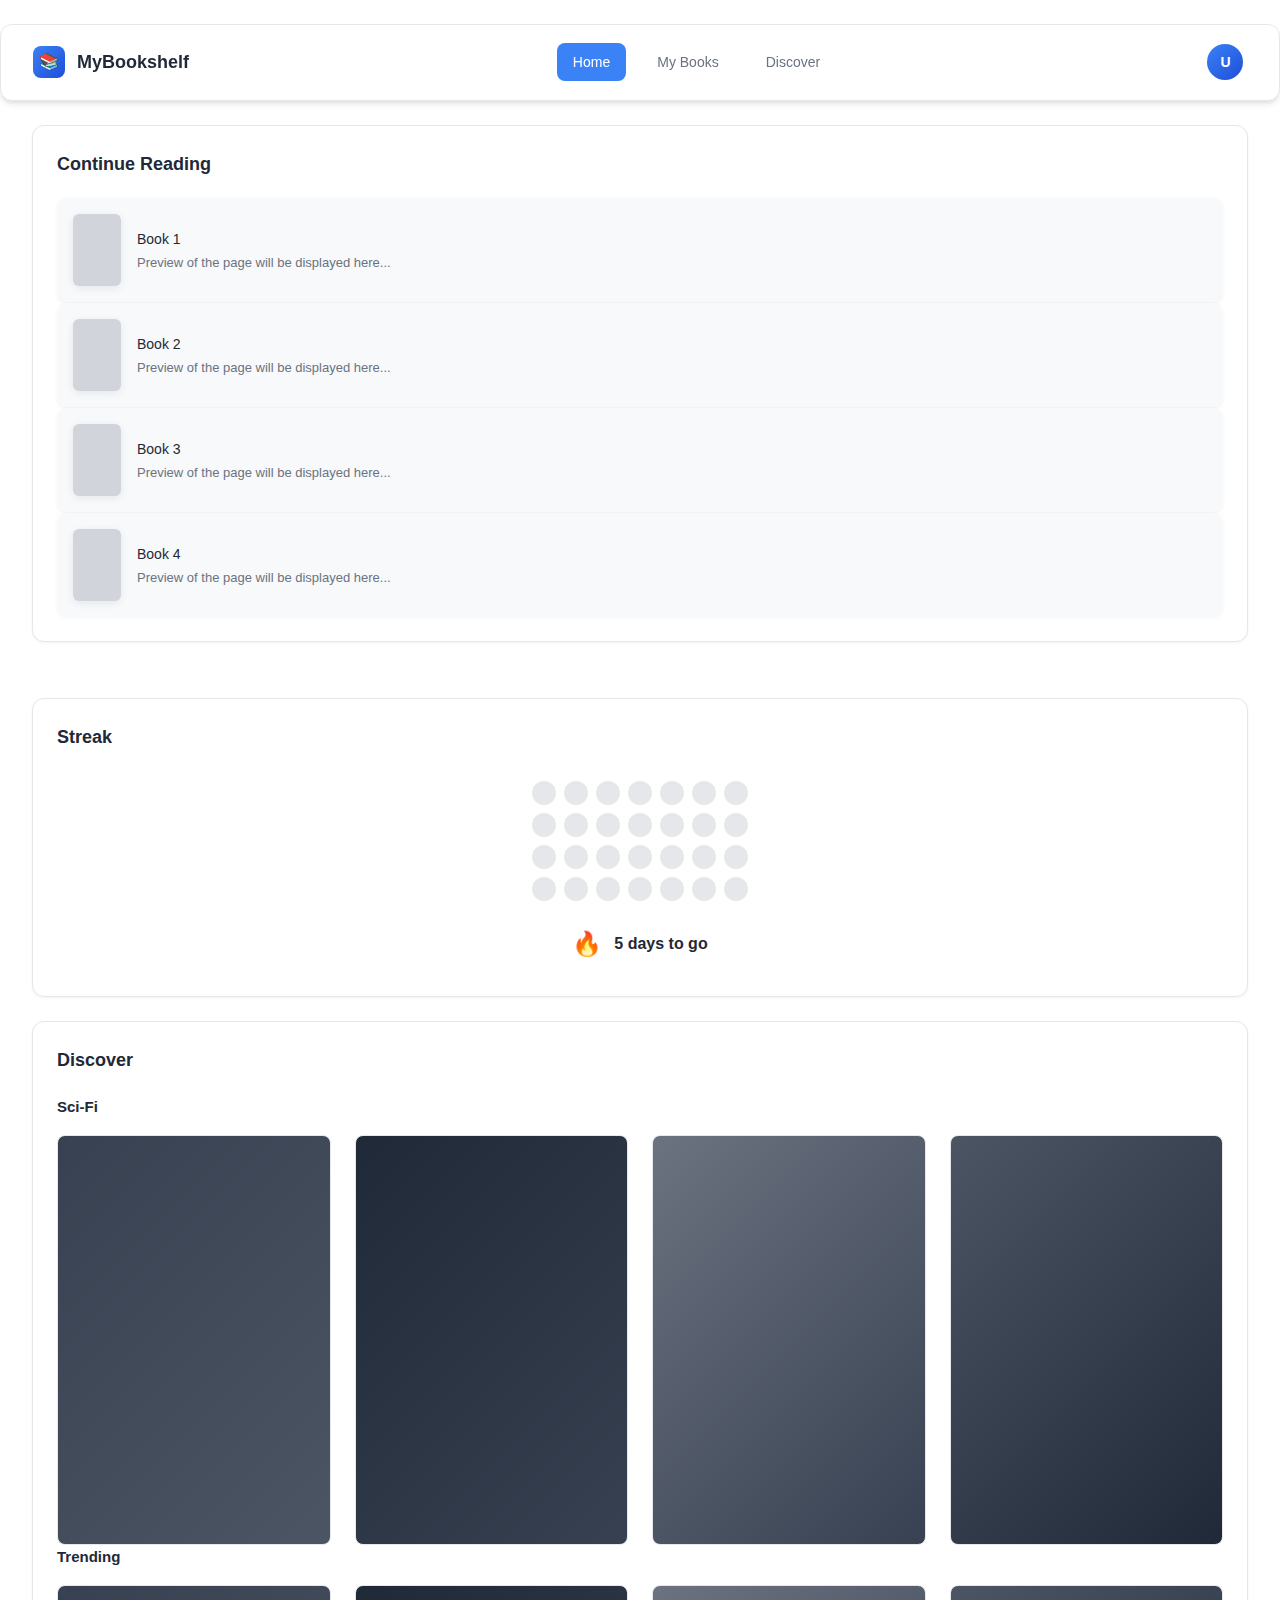
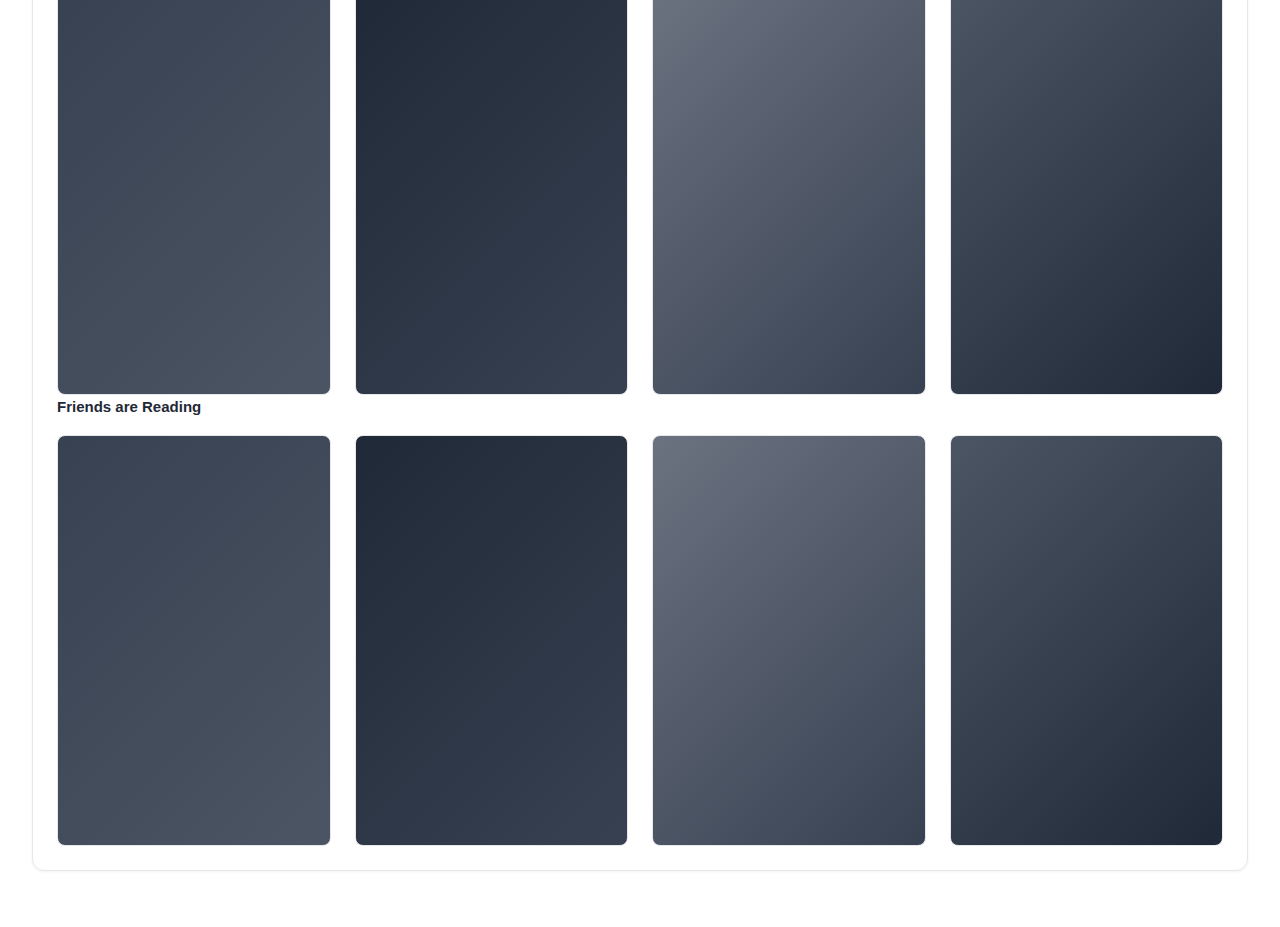
<file: index.html>
<!DOCTYPE html>
<html lang="en">
<head>
    <meta charset="UTF-8">
    <meta name="viewport" content="width=device-width, initial-scale=1.0">
    <title>MyBookshelf - Track Your Reading Journey</title>
    <link rel="stylesheet" href="styles.css">
</head>
<body>
    <!-- Header -->
    <header class="header">
        <div class="header-container container">
            <div class="logo">
                <div class="logo-icon">📚</div>
                <span>MyBookshelf</span>
            </div>
            
            <nav class="nav">
                <a href="#" class="nav-link active">Home</a>
                <a href="#" class="nav-link">My Books</a>
                <a href="#" class="nav-link">Discover</a>
            </nav>

            <a href="profile.html" class="user-profile">U</a>

        </div>
    </header>

    <!-- Main Content -->
    <main class="main-content container">
        <!-- Left Section -->
        <div class="left-section">
            <!-- Continue Reading -->
            <section class="section">
                <h2 class="section-title">Continue Reading</h2>
                
                <div class="book-item">
                    <div class="book-icon"></div>
                    <div class="book-info">
                        <h4>Book 1</h4>
                        <p class="book-preview">Preview of the page will be displayed here...</p>
                    </div>
                </div>
                
                <div class="book-item">
                    <div class="book-icon"></div>
                    <div class="book-info">
                        <h4>Book 2</h4>
                        <p class="book-preview">Preview of the page will be displayed here...</p>
                    </div>
                </div>
                
                <div class="book-item">
                    <div class="book-icon"></div>
                    <div class="book-info">
                        <h4>Book 3</h4>
                        <p class="book-preview">Preview of the page will be displayed here...</p>
                    </div>
                </div>
                
                <div class="book-item">
                    <div class="book-icon"></div>
                    <div class="book-info">
                        <h4>Book 4</h4>
                        <p class="book-preview">Preview of the page will be displayed here...</p>
                    </div>
                </div>
            </section>

            <!-- Streak -->
            <section class="section">
                <h2 class="section-title">Streak</h2>
                <div class="streak-container">
                    <div class="streak-grid">
                        <div class="streak-dot"></div>
                        <div class="streak-dot"></div>
                        <div class="streak-dot"></div>
                        <div class="streak-dot"></div>
                        <div class="streak-dot"></div>
                        <div class="streak-dot"></div>
                        <div class="streak-dot"></div>
                        <div class="streak-dot"></div>
                        <div class="streak-dot"></div>
                        <div class="streak-dot"></div>
                        <div class="streak-dot"></div>
                        <div class="streak-dot"></div>
                        <div class="streak-dot"></div>
                        <div class="streak-dot"></div>
                        <div class="streak-dot"></div>
                        <div class="streak-dot"></div>
                        <div class="streak-dot"></div>
                        <div class="streak-dot"></div>
                        <div class="streak-dot"></div>
                        <div class="streak-dot"></div>
                        <div class="streak-dot"></div>
                        <div class="streak-dot"></div>
                        <div class="streak-dot"></div>
                        <div class="streak-dot"></div>
                        <div class="streak-dot"></div>
                        <div class="streak-dot incomplete"></div>
                        <div class="streak-dot incomplete"></div>
                        <div class="streak-dot incomplete"></div>
                    </div>
                    <div class="streak-info">
                        <span class="fire-icon">🔥</span>
                        <span>5 days to go</span>
                    </div>
                </div>
            </section>
        </div>

        <!-- Right Section -->
        <div class="right-section">
            <section class="section">
                <h2 class="section-title">Discover</h2>
                
                <!-- Sci-Fi -->
                <div>
                    <h3 class="category-title">Sci-Fi</h3>
                    <div class="book-grid">
                        <div class="book-cover"></div>
                        <div class="book-cover"></div>
                        <div class="book-cover"></div>
                        <div class="book-cover"></div>
                    </div>
                </div>

                <!-- Trending -->
                <div>
                    <h3 class="category-title">Trending</h3>
                    <div class="book-grid">
                        <div class="book-cover"></div>
                        <div class="book-cover"></div>
                        <div class="book-cover"></div>
                        <div class="book-cover"></div>
                    </div>
                </div>

                <!-- Friends are Reading -->
                <div>
                    <h3 class="category-title">Friends are Reading</h3>
                    <div class="book-grid">
                        <div class="book-cover"></div>
                        <div class="book-cover"></div>
                        <div class="book-cover"></div>
                        <div class="book-cover"></div>
                    </div>
                </div>
            </section>
        </div>
    </main>
</body>
</html>
</file>
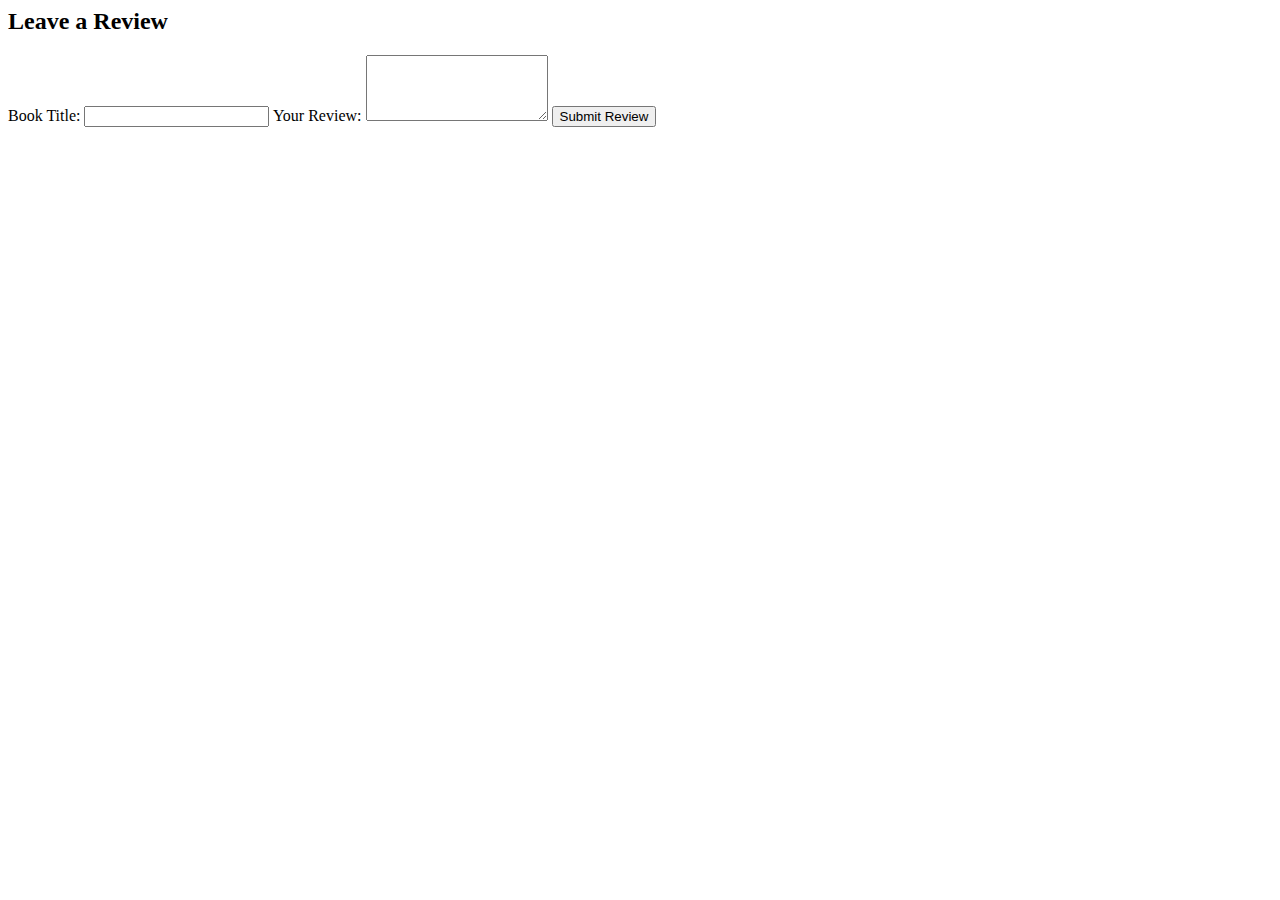
<file: book_preview.html>
<!-- Review Form -->
<section id="review-section">
  <h2>Leave a Review</h2>
  <form id="review-form">
    <label for="book-title">Book Title:</label>
    <input type="text" id="book-title" required>

    <label for="review-text">Your Review:</label>
    <textarea id="review-text" rows="4" required></textarea>

    <button type="submit">Submit Review</button>
  </form>
</section>

<!-- Add this at the end of the <body> tag -->
<script src="scripts.js"></script>
</file>
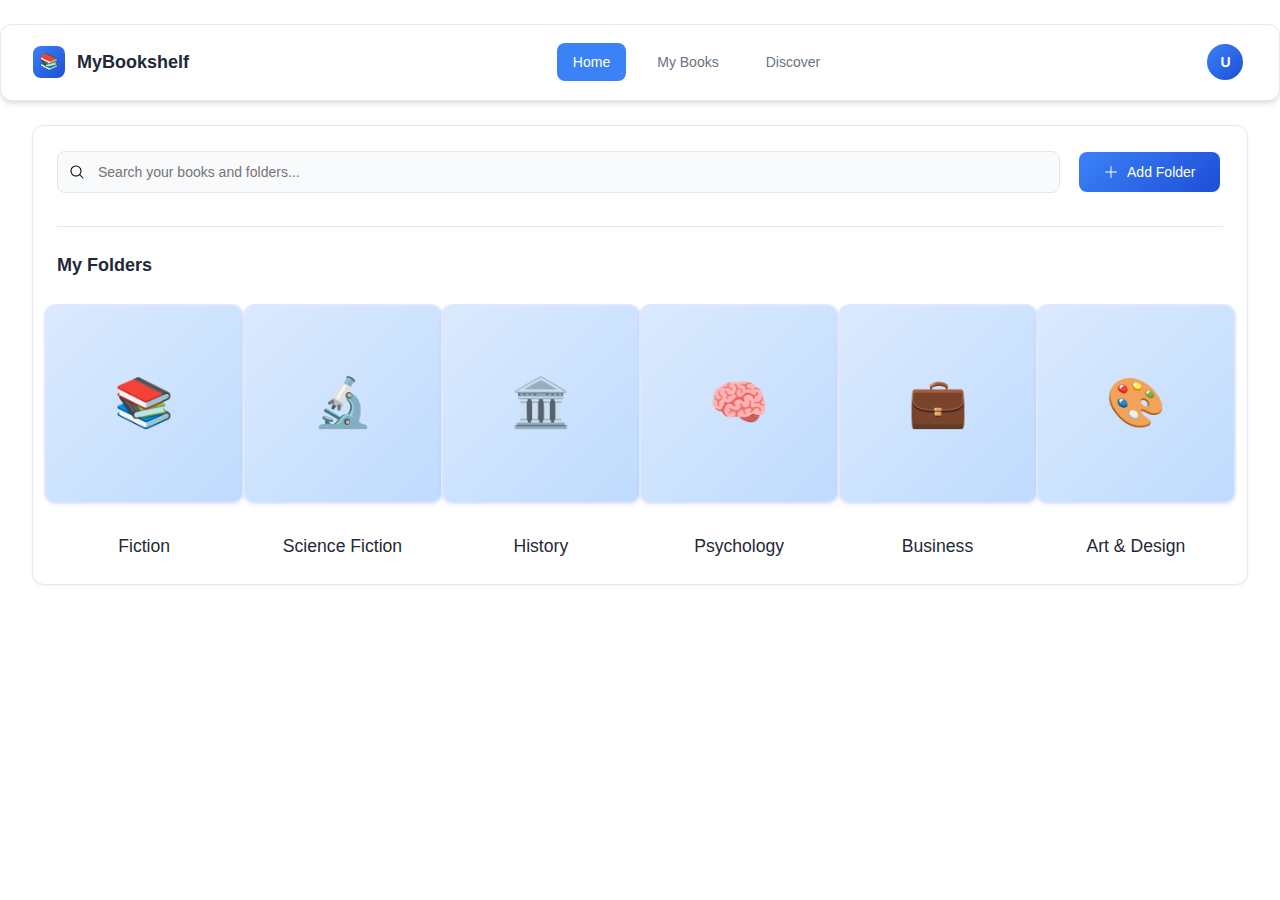
<file: my_books.html>
<!DOCTYPE html>
<html lang="en">
<head>
    <meta charset="UTF-8">
    <meta name="viewport" content="width=device-width, initial-scale=1.0">
    <title>MyBookshelf - My Books</title>
    <link rel="stylesheet" href="styles.css">
</head>
<body>
    <!-- Header -->
    <header class="header">
        <div class="header-container container">
            <div class="logo">
                <div class="logo-icon">📚</div>
                <span>MyBookshelf</span>
            </div>
            
            <div class="menu-toggle" id="menu-toggle">☰</div>
            <nav class="nav" id="nav-menu">
            <a href="index.html" class="nav-link active">Home</a>
            <a href="my_books.html" class="nav-link">My Books</a>
            <a href="discover.html" class="nav-link">Discover</a>
            </nav>

            <a href="profile.html" class="user-profile">U</a>

        </div>
    </header>

    <!-- Main Content -->
    <main class="main-content container">
        <!-- Search Section -->
        <section class="search-section">
            <div class="search-container">
                <div class="search-bar">
                    <img src="images/magnifying-glass.svg" alt="Search" class="search-icon">
                    <input type="text" class="search-input" placeholder="Search your books and folders...">
                </div>
                <button class="add-folder-btn">
                    <img src="images/plus.svg" alt="Add" class="add-icon">
                    <span>Add Folder</span>
                </button>
            </div>
            
            <!-- Folders Section -->
            <div class="folders-section">
                <h2 class="folders-title">My Folders</h2>
                <div class="folders-grid">
                    <div class="folder-item">
                        <div class="folder-icon">📚</div>
                        <div class="folder-title">Fiction</div>
                    </div>
                    <div class="folder-item">
                        <div class="folder-icon">🔬</div>
                        <div class="folder-title">Science Fiction</div>
                    </div>
                    <div class="folder-item">
                        <div class="folder-icon">🏛️</div>
                        <div class="folder-title">History</div>
                    </div>
                    <div class="folder-item">
                        <div class="folder-icon">🧠</div>
                        <div class="folder-title">Psychology</div>
                    </div>
                    <div class="folder-item">
                        <div class="folder-icon">💼</div>
                        <div class="folder-title">Business</div>
                    </div>
                    <div class="folder-item">
                        <div class="folder-icon">🎨</div>
                        <div class="folder-title">Art & Design</div>
                    </div>
                </div>
            </div>
        </section>
    </main>
<script src="scripts.js"></script>
</body>
</html>
</file>
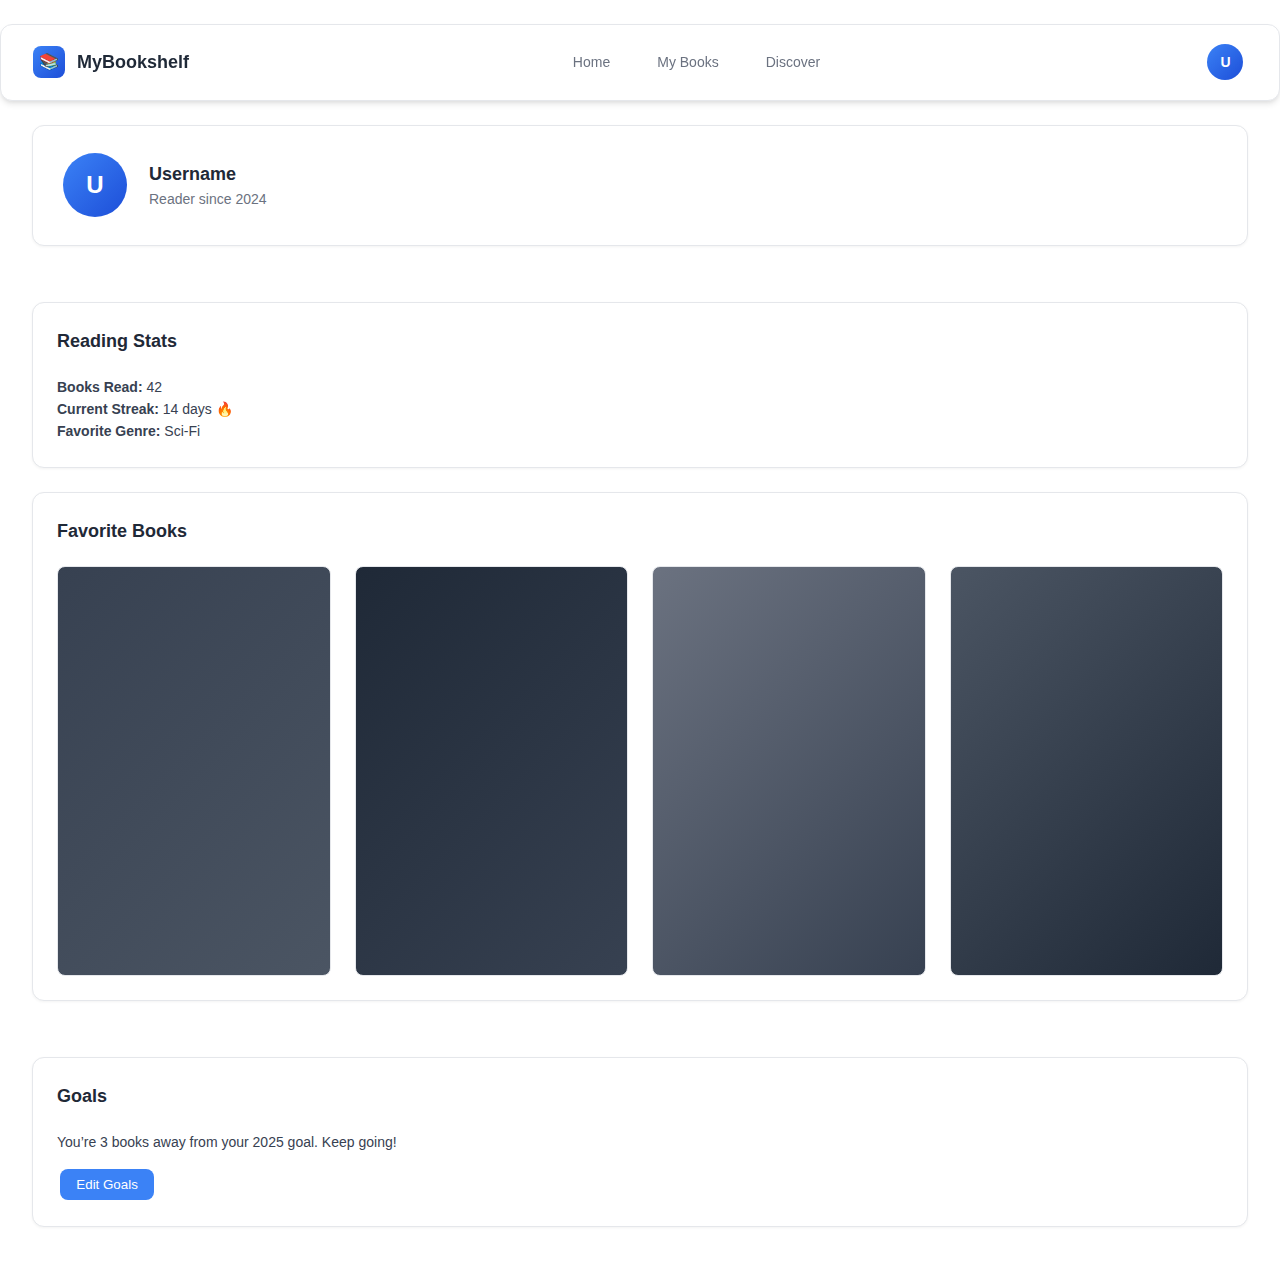
<file: profile.html>
<!DOCTYPE html>
<html lang="en">
<head>
  <meta charset="UTF-8" />
  <meta name="viewport" content="width=device-width, initial-scale=1.0"/>
  <title>MyBookshelf - Profile</title>
  <link rel="stylesheet" href="styles.css" />
</head>
<body>
  <!-- Header -->
  <header class="header">
    <div class="header-container container">
      <div class="logo">
        <div class="logo-icon">📚</div>
        <span>MyBookshelf</span>
      </div>
      <nav class="nav">
        <a href="index.html" class="nav-link">Home</a>
        <a href="#" class="nav-link">My Books</a>
        <a href="#" class="nav-link">Discover</a>
      </nav>
      <a href="profile.html" class="user-profile">U</a>
    </div>
  </header>

  <!-- Main Content -->
  <main class="main-content container">
    <div class="left-section">
      <section class="section">
        <div style="display: flex; align-items: center; gap: 1rem;">
          <div class="user-profile" style="width: 64px; height: 64px; font-size: 1.5rem;">U</div>
          <div>
            <h2 class="section-title" style="margin-bottom: 0;">Username</h2>
            <p style="color: #6b7280; font-size: 0.875rem;">Reader since 2024</p>
          </div>
        </div>
      </section>

      <section class="section">
        <h2 class="section-title">Reading Stats</h2>
        <ul style="list-style: none; padding: 0; font-size: 0.875rem; color: #374151;">
          <li><strong>Books Read:</strong> 42</li>
          <li><strong>Current Streak:</strong> 14 days 🔥</li>
          <li><strong>Favorite Genre:</strong> Sci-Fi</li>
        </ul>
      </section>
    </div>

    <div class="right-section">
      <section class="section">
        <h2 class="section-title">Favorite Books</h2>
        <div class="book-grid">
          <div class="book-cover"></div>
          <div class="book-cover"></div>
          <div class="book-cover"></div>
          <div class="book-cover"></div>
        </div>
      </section>

      <section class="section">
        <h2 class="section-title">Goals</h2>
        <p style="font-size: 0.875rem; color: #374151;">You’re 3 books away from your 2025 goal. Keep going!</p>
        <button style="margin-top: 1rem; background-color: #3b82f6; color: white; padding: 0.5rem 1rem; border: none; border-radius: 8px; font-weight: 500; cursor: pointer;">Edit Goals</button>
      </section>
    </div>
  </main>
</body>
</html>
</file>
<file: styles.css>
* {
    margin: 0;
    padding: 0;
    box-sizing: border-box;
}

body {
    font-family: -apple-system, BlinkMacSystemFont, 'Segoe UI', Roboto, 'Helvetica Neue', Arial, sans-serif;
    background-color: #ffffff;
    color: #1f2937;
    line-height: 1.6;
}

/* Header */
.header {
    background-color: transparent;
    padding: 1.5rem 0;
    position: sticky;
    top: 0;
    z-index: 100;
}

/* Shared container layout */
.header-container {
    display: flex;
    justify-content: space-between;
    align-items: center;
    background-color: #ffffff;
    border-radius: 12px;
    padding: 1rem 2rem;
    box-shadow: 0 4px 6px -1px rgba(0, 0, 0, 0.1), 0 2px 4px -1px rgba(0, 0, 0, 0.06);
    border: 1px solid #e5e7eb;
    margin: 0 auto;
    max-width: 100%;
}

.logo {
    display: flex;
    align-items: center;
    gap: 0.75rem;
    font-size: 1.125rem;
    font-weight: 600;
    color: #1f2937;
}

.logo-icon {
    width: 32px;
    height: 32px;
    background: linear-gradient(135deg, #3b82f6, #1d4ed8);
    border-radius: 8px;
    display: flex;
    align-items: center;
    justify-content: center;
    font-size: 1rem;
}

.nav {
    display: flex;
    gap: 0.5rem;
}

.nav-link {
    text-decoration: none;
    color: #6b7280;
    font-weight: 500;
    font-size: 0.875rem;
    padding: 0.5rem 1rem;
    border-radius: 8px;
    transition: all 0.2s ease;
}

.nav-link:hover {
    background-color: #f3f4f6;
    color: #1f2937;
}

.nav-link.active {
    background-color: #3b82f6;
    color: white;
}

.user-profile {
    width: 36px;
    height: 36px;
    background: linear-gradient(135deg, #3b82f6, #1d4ed8);
    border-radius: 50%;
    display: flex;
    align-items: center;
    justify-content: center;
    text-decoration: none;
    color: white;
    font-weight: 600;
    font-size: 0.875rem;
    cursor: pointer;
    transition: transform 0.2s ease;
}

.user-profile:hover {
    transform: scale(1.05);
}

/* Main Content */
.main-content {
    display: grid;
    grid-template-columns: 1fr 1fr;
    gap: 3rem;
    padding-bottom: 2rem;
}

.left-section, .right-section {
    display: flex;
    flex-direction: column;
    gap: 2rem;
}

/* Section Styles */
.section {
    background: #ffffff;
    border-radius: 12px;
    padding: 1.5rem;
    border: 1px solid #e5e7eb;
    box-shadow: 0 1px 3px rgba(0, 0, 0, 0.05);
}

.section-title {
    font-size: 1.125rem;
    font-weight: 600;
    color: #1f2937;
    margin-bottom: 1.25rem;
}

/* Continue Reading */
.book-item {
    display: flex;
    align-items: center;
    gap: 1rem;
    padding: 0.875rem 0;
    border-bottom: 1px solid #f3f4f6;
    transition: background-color 0.2s ease;
}

.book-item:last-child {
    border-bottom: none;
}

.book-item:hover {
    background-color: #e0e7ff;
    box-shadow: 0 2px 8px rgba(59,130,246,0.10);
}

.book-icon {
    width: 16px;
    height: 20px;
    background-color: #d1d5db;
    border-radius: 2px;
    flex-shrink: 0;
}

.book-info h4 {
    font-weight: 500;
    color: #1f2937;
    margin-bottom: 0.25rem;
    font-size: 0.875rem;
}

.book-preview {
    font-size: 0.8125rem;
    color: #6b7280;
    line-height: 1.4;
}

/* Streak Section */
.streak-container {
    display: flex;
    flex-direction: column;
    align-items: center;
    justify-content: center; /* Center vertically in parent */
    gap: 1.5rem; /* Make gap a bit larger */
    height: 100%; /* Take full height of parent section */
    min-height: 200px; /* Ensure enough height for vertical centering */
}

.streak-grid {
    display: grid;
    grid-template-columns: repeat(7, 1fr);
    gap: 0.5rem; /* Make gap larger */
    justify-items: center; /* Center dots horizontally in grid cell */
}

.streak-dot {
    width: 24px;
    height: 24px;
    border-radius: 50%;
    background-color: #e5e7eb;
    transition: transform 0.2s ease;
    cursor: pointer;
}

.streak-dot:hover {
    transform: scale(1.12);
}

.streak-dot.incomplete {
    background-color: #e5e7eb;
}

.streak-dot.selected {
    box-shadow: 0 0 0 3px #2563ebcc;
    border: 2px solid #2563eb;
    opacity: 1 !important;
}
.streak-dot.marked {
    background-color: #3b82f6;
    opacity: 1 !important;
}

.streak-info {
    display: flex;
    align-items: center;
    gap: 0.75rem;
    font-weight: 600;
    color: #1f2937;
    font-size: 1rem;
    justify-content: center;
}

.fire-icon {
    color: #f59e0b;
    font-size: 1.5rem;
    display: flex;
    align-items: center;
    justify-content: center;
}

/* Book Grid */
.book-grid {
    display: flex;
    flex-wrap: wrap;
    justify-content: space-between;
    gap: 0; /* Remove fixed gap, spacing is handled by space-between */
}
.book-grid > div {
    flex: 0 1 18%; /* 5 per row, with some space for margins */
    max-width: 18%;
    box-sizing: border-box;
    margin-bottom: 1.5rem;
    display: flex;
    flex-direction: column;
    align-items: stretch;
}
.book-cover {
    width: 100%;
    aspect-ratio: 2/3;
    height: auto;
}

/* Add spacing between Discover categories/sections */
.discover-row {
    display: flex;
    flex-direction: column;
    gap: 2.5rem; /* Space between genre sections */
    width: 100%;
}

.discover-row .section {
    margin-bottom: 0;
    /* Remove extra margin if any, spacing is handled by gap */
}

/* Row below book cover for title and Save button */
.book-meta-row {
    display: flex;
    align-items: center;
    justify-content: space-between;
    margin-top: 0.5rem;
    width: 100%;
}

.book-cover {
    aspect-ratio: 2/3;
    background-color: #374151;
    border-radius: 8px;
    cursor: pointer;
    transition: transform 0.2s ease, box-shadow 0.2s ease;
    border: 1px solid #e5e7eb;
}

.book-cover:hover {
    transform: translateY(-2px);
    box-shadow: 0 4px 12px rgba(0, 0, 0, 0.1);
}

.book-cover:nth-child(1) {
    background: linear-gradient(135deg, #374151, #4b5563);
}

.book-cover:nth-child(2) {
    background: linear-gradient(135deg, #1f2937, #374151);
}

.book-cover:nth-child(3) {
    background: linear-gradient(135deg, #6b7280, #374151);
}

.book-cover:nth-child(4) {
    background: linear-gradient(135deg, #4b5563, #1f2937);
}

.category-title {
    font-size: 0.9375rem;
    font-weight: 600;
    color: #1f2937;
    margin-bottom: 1rem;
}

/* Responsive Design */
@media (max-width: 768px) {
    .header {
        padding: 1rem 0;
    }

    .header-container {
        padding: 1rem;
        flex-wrap: wrap;
        gap: 1rem;
        margin: 0 1rem;
    }

    .nav {
        order: 3;
        width: 100%;
        justify-content: center;
        gap: 0.5rem;
    }

    .main-content {
        grid-template-columns: 1fr;
        padding: 0 1rem 2rem 1rem;
        gap: 2rem;
    }

    .book-grid {
        grid-template-columns: repeat(2, 1fr);
    }

    .streak-grid {
        grid-template-columns: repeat(5, 1fr);
    }
}

@media (max-width: 480px) {
    .book-grid {
        grid-template-columns: repeat(2, 1fr);
        gap: 0.75rem;
    }

    .section {
        padding: 1rem;
    }

    .main-content {
        padding: 0 1rem 2rem 1rem;
    }
}

/* ---------- MY BOOKS CSS ---------- */

/* Main Content for My Books */
.main-content {
    display: block;
    padding: 2rem 0;
}

/* Search Section */
.search-section {
    background: #ffffff;
    border-radius: 12px;
    padding: 1.5rem;
    border: 1px solid #e5e7eb;
    box-shadow: 0 1px 3px rgba(0, 0, 0, 0.05);
}

.search-container {
    display: flex;
    gap: 1rem;
    align-items: center;
    margin-bottom: 2rem;
}

.search-bar {
    flex: 1;
    position: relative;
}

.search-input {
    width: 100%;
    padding: 0.75rem 1rem 0.75rem 2.5rem;
    border: 1px solid #e5e7eb;
    border-radius: 8px;
    font-size: 0.875rem;
    color: #1f2937;
    background-color: #f9fafb;
    transition: all 0.2s ease;
}

.search-input:focus {
    outline: none;
    border-color: #3b82f6;
    background-color: #ffffff;
    box-shadow: 0 0 0 3px rgba(59, 130, 246, 0.1);
}

.search-icon {
    position: absolute;
    left: 0.75rem;
    top: 50%;
    transform: translateY(-50%);
    width: 16px;
    height: 16px;
    filter: invert(40%) sepia(0%) saturate(0%) hue-rotate(0deg) brightness(0%) contrast(100%);
}

.add-folder-btn {
    padding: 0.75rem 1.5rem;
    background: linear-gradient(135deg, #3b82f6, #1d4ed8);
    color: white;
    border: none;
    border-radius: 8px;
    font-weight: 500;
    font-size: 0.875rem;
    cursor: pointer;
    transition: all 0.2s ease;
    display: flex;
    align-items: center;
    gap: 0.5rem;
    white-space: nowrap;
}

.add-folder-btn:hover {
    transform: translateY(-1px);
    box-shadow: 0 4px 12px rgba(59, 130, 246, 0.3);
}

.add-folder-btn:active {
    transform: translateY(0);
}

.add-icon {
    width: 16px;
    height: 16px;
    filter: brightness(0) invert(1);
}

/* Folder Grid */
.folders-section {
    border-top: 1px solid #e5e7eb;
    padding-top: 1.5rem;
}

.folders-title {
    font-size: 1.125rem;
    font-weight: 600;
    color: #1f2937;
    margin-bottom: 1.5rem;
}

.folders-grid {
    display: flex;
    flex-wrap: wrap;
    gap: 1.5rem;
    justify-content: flex-start;
    align-items: flex-start;
}

.folder-item {
    display: flex;
    flex-direction: column;
    align-items: center;
    gap: 0.75rem;
    cursor: pointer;
    transition: transform 0.2s ease;
}

.folder-item:hover {
    transform: translateY(-4px);
}

.folder-icon {
    width: 200px;
    height: 200px;
    background: linear-gradient(135deg, #dbeafe, #bfdbfe);
    border-radius: 12px;
    display: flex;
    align-items: center;
    justify-content: center;
    font-size: 3rem;
    color: #3b82f6;
    border: 2px solid #e0e7ff;
    transition: all 0.2s ease;
    box-shadow: 0 2px 4px rgba(0, 0, 0, 0.05);
}

.folder-item:hover .folder-icon {
    background: linear-gradient(135deg, #bfdbfe, #93c5fd);
    transform: scale(1.05);
    box-shadow: 0 8px 16px rgba(59, 130, 246, 0.15);
}

.folder-title {
    font-weight: 500;
    color: #1f2937;
    font-size: 0.875rem;
    text-align: center;
    max-width: 180px;
}

/* Review List on Profile Page */
#saved-reviews {
  margin-top: 2rem;
}

#saved-reviews ul {
  list-style-type: none;
  padding: 0;
}

#saved-reviews li {
  background-color: #f3f4f6;
  border: 1px solid #e5e7eb;
  border-radius: 10px;
  padding: 1rem;
  margin-bottom: 1rem;
  color: #1f2937;
}


.menu-toggle {
  display: none;
  font-size: 1.5rem;
  cursor: pointer;
  background: none;
  border: none;
  padding: 0.5rem;
  margin-left: auto; 
}

/* Profile Form Styling */
.profile-section {
  background-color: #fdfdfd;
  padding: 2rem;
  margin-top: 2rem;
  border-radius: 1rem;
  box-shadow: 0 4px 12px rgba(0, 0, 0, 0.08);
}

.profile-section h2 {
  font-size: 1.5rem;
  margin-bottom: 1.5rem;
  color: #333;
}

.profile-form {
  display: grid;
  grid-template-columns: 1fr;
  gap: 1rem;
}

.profile-form label {
  font-weight: 600;
  color: #444;
}

.profile-form input,
.profile-form textarea {
  padding: 0.75rem;
  border: 1px solid #ccc;
  border-radius: 0.5rem;
  font-size: 1rem;
  width: 100%;
  box-sizing: border-box;
}

.profile-form input:focus,
.profile-form textarea:focus {
  border-color: #3b82f6; 
  outline: none;
  box-shadow: 0 0 0 2px rgba(59, 130, 246, 0.2);
}

.profile-form button {
  background-color: #3b82f6;
  color: white;
  padding: 0.75rem 1.25rem;
  border: none;
  border-radius: 0.5rem;
  font-size: 1rem;
  cursor: pointer;
  transition: background-color 0.2s ease;
}

.profile-form button:hover {
  background-color: #2563eb;
}


/* Responsive Design for My Books */
@media (max-width: 768px) {
    .main-content {
        padding: 1rem 0;
    }

    .search-container {
        flex-direction: column;
        gap: 1rem;
    }

    .add-folder-btn {
        width: 100%;
        justify-content: center;
    }

    .folders-grid {
        grid-template-columns: repeat(auto-fit, minmax(150px, 1fr));
        gap: 1rem;
    }

    .folder-icon {
        width: 150px;
        height: 150px;
        font-size: 2.5rem;
    }

    .nav {
        display: none;
        flex-direction: column;
        gap: 0.5rem;
        position: absolute;
        top: 100%;
        right: 1rem;
        background-color: white;
        padding: 1rem;
        border-radius: 12px;
        box-shadow: 0 4px 8px rgba(0,0,0,0.1);
        z-index: 999;
    }

    .nav.show {
        display: flex;
    }

    .menu-toggle {
        display: block;
    }

    .header-container {
        position: relative;
    }

}

@media (max-width: 480px) {
    .folders-grid {
        grid-template-columns: repeat(2, 1fr);
        gap: 0.75rem;
    }

    .folder-icon {
        width: 120px;
        height: 120px;
        font-size: 2rem;
    }

    .folder-title {
        font-size: 0.8125rem;
    }
}

.view-all-btn {
  margin-top: 0.75rem;
  background: #f3f4f6;
  color: #374151;
  border: none;
  border-radius: 8px;
  padding: 0.5rem 1.5rem;
  font-size: 0.95rem;
  font-weight: 500;
  cursor: pointer;
  transition: background 0.2s, color 0.2s;
  box-shadow: 0 1px 2px rgba(0,0,0,0.03);
}

.view-all-btn:hover {
  background: #e5e7eb;
  color: #1f2937;
}

/* Folder Edit Button Styles */
.folder-item {
  position: relative;
  display: flex;
  flex-direction: column;
  align-items: center;
  justify-content: flex-start;
}
/* Remove .folder-box and ensure .folder-icon is the blue box */
.folder-icon {
  position: relative;
  width: 200px;
  height: 200px;
  background: linear-gradient(135deg, #dbeafe, #bfdbfe);
  border-radius: 12px;
  display: flex;
  align-items: center;
  justify-content: center;
  font-size: 3rem;
  color: #3b82f6;
  border: 2px solid #e0e7ff;
  transition: all 0.2s ease;
  box-shadow: 0 2px 4px rgba(0, 0, 0, 0.05);
  margin-bottom: 0;
}
.folder-icon span {
  display: block;
  font-size: 3rem;
}
.folder-edit-btn {
  position: absolute;
  top: 0.75rem;
  right: 0.75rem;
  width: 2.2rem;
  height: 2.2rem;
  background: #fff;
  border-radius: 50%;
  display: flex;
  align-items: center;
  justify-content: center;
  box-shadow: 0 2px 8px rgba(0,0,0,0.08);
  border: none;
  cursor: pointer;
  z-index: 10;
  transition: box-shadow 0.2s;
  padding: 0;
}
.folder-edit-btn:hover {
  box-shadow: 0 4px 16px rgba(0,0,0,0.16);
}
.folder-edit-btn img {
  width: 1.2rem;
  height: 1.2rem;
  display: block;
}
.folder-title {
  text-align: center;
  font-size: 1.1rem;
  font-weight: 500;
  margin-top: 1rem;
}

/* Modal Styles (shared for add/edit) */
.modal {
  position: fixed;
  z-index: 1000;
  left: 0;
  top: 0;
  width: 100vw;
  height: 100vh;
  background: rgba(0,0,0,0.4);
  display: flex;
  align-items: center;
  justify-content: center;
}
.modal-content {
  background: #fff;
  border-radius: 12px;
  padding: 2rem 2.5rem;
  box-shadow: 0 8px 32px rgba(0,0,0,0.18);
  min-width: 320px;
  max-width: 90vw;
  position: relative;
  display: flex;
  flex-direction: column;
  align-items: stretch;
}
.close-modal {
  position: absolute;
  top: 1rem;
  right: 1.5rem;
  font-size: 2rem;
  color: #888;
  cursor: pointer;
  transition: color 0.2s;
}
.close-modal:hover {
  color: #222;
}
#add-folder-form, #edit-folder-form {
  display: flex;
  flex-direction: column;
  gap: 1rem;
  margin-top: 1rem;
}
#add-folder-form label, #edit-folder-form label {
  font-weight: 500;
  margin-bottom: 0.25rem;
}
#add-folder-form input,
#add-folder-form select,
#edit-folder-form input,
#edit-folder-form select {
  padding: 0.5rem 0.75rem;
  border: 1px solid #ddd;
  border-radius: 6px;
  font-size: 1rem;
  outline: none;
  transition: border 0.2s;
}
#add-folder-form input:focus,
#add-folder-form select:focus,
#edit-folder-form input:focus,
#edit-folder-form select:focus {
  border: 1.5px solid #6c63ff;
}
/* Ensure Save button matches modal-add-btn style */
.modal-add-btn {
    padding: 0.75rem 1.5rem;
    background: linear-gradient(135deg, #3b82f6, #1d4ed8);
    color: white;
    border: none;
    border-radius: 8px;
    font-weight: 500;
    font-size: 0.875rem;
    cursor: pointer;
    transition: all 0.2s ease;
    display: inline-flex;
    align-items: center;
    justify-content: center;
    text-align: center;
    gap: 0.5rem;
    white-space: nowrap;
}

.modal-add-btn:hover {
    transform: translateY(-1px);
    box-shadow: 0 4px 12px rgba(59, 130, 246, 0.3);
}

.modal-add-btn:active {
    transform: translateY(0);
}

/* Edit Modal Delete Button */
.modal-delete-btn {
  background: #fff;
  color: #e53e3e;
  border: 1.5px solid #e53e3e;
  border-radius: 6px;
  padding: 0.75rem 1.5rem;
  font-size: 1rem;
  font-weight: 600;
  cursor: pointer;
  transition: background 0.2s, color 0.2s;
}
.modal-delete-btn:hover {
  background: #e53e3e;
  color: #fff;
}

/* Empty State */
.empty-state {
  text-align: center;
  color: #888;
  font-size: 1.1rem;
  margin-top: 2rem;
  margin-bottom: 2rem;
}

.edit-modal-btn-row {
  display: flex;
  flex-direction: row;
  justify-content: space-between;
  align-items: center;
  gap: 1rem;
  margin-top: 1rem;
}

.modal-add-btn, .modal-delete-btn {
  vertical-align: middle;
  margin-top: 0;
  display: flex;
  align-items: center;
}

/* Folder header row spacing for folder view */
.folder-header-row {
    display: flex;
    align-items: center;
    gap: 1.25rem;
    margin-top: 2rem;
    margin-bottom: 1.5rem;
}
/* Ensure folder title and emoji are vertically centered with the button */
.folder-header-row .folders-title {
    display: flex;
    align-items: center;
    margin: 0;
    font-size: 1.25rem;
    font-weight: 600;
    gap: 0.5rem;
}

/* Book title row below cover */
.book-title-row {
  width: 100%;
  margin-top: 0.5rem;
  display: flex;
  align-items: center;
  justify-content: flex-start;
}

/* Book actions row below title */
.book-actions-row {
  width: 100%;
  margin-top: 0.5rem;
  display: flex;
  align-items: center;
  justify-content: space-between;
  gap: 0.5rem;
}

/* Circular minus button for remove */
.circle-remove-btn {
  width: 36px;
  height: 36px;
  border-radius: 50%;
  background: #f3f4f6;
  border: 1.5px solid #e5e7eb;
  display: flex;
  align-items: center;
  justify-content: center;
  cursor: pointer;
  transition: background 0.2s, border 0.2s, box-shadow 0.2s;
  box-shadow: 0 2px 4px rgba(0,0,0,0.04);
  padding: 0;
  margin-left: 0.25rem;
}
.circle-remove-btn:hover {
  background: #e0e7ff;
  border-color: #3b82f6;
}
.minus-icon {
  font-size: 1.5rem;
  color: #3b82f6;
  font-weight: bold;
  line-height: 1;
  pointer-events: none;
  user-select: none;
}

.circle-add-btn {
  width: 36px;
  height: 36px;
  border-radius: 50%;
  background: #3b82f6;
  border: 1.5px solid #3b82f6;
  display: flex;
  align-items: center;
  justify-content: center;
  cursor: pointer;
  transition: background 0.2s, border 0.2s, box-shadow 0.2s;
  box-shadow: 0 2px 4px rgba(0,0,0,0.08);
  padding: 0;
  margin-left: 0.25rem;
}
.circle-add-btn:hover {
  background: #2563eb;
  border-color: #1d4ed8;
}
.plus-icon {
  font-size: 1.5rem;
  color: #fff;
  font-weight: bold;
  line-height: 1;
  pointer-events: none;
  user-select: none;
}

.streak-actions {
  display: flex;
  justify-content: center;
  align-items: center;
  gap: 0.75rem;
  width: 100%;
  margin-top: 1.25rem;
  margin-bottom: 1.5rem;
}

.btn-blue {
    background: linear-gradient(135deg, #3b82f6, #1d4ed8);
    color: #fff;
    border: none;
    border-radius: 8px;
    padding: 0.65rem 1.5rem;
    font-size: 1rem;
    font-weight: 600;
    cursor: pointer;
    box-shadow: 0 1px 3px rgba(59,130,246,0.08);
    transition: background 0.2s, box-shadow 0.2s, transform 0.2s;
}
.btn-blue:hover {
    background: linear-gradient(135deg, #2563eb, #1d4ed8);
    box-shadow: 0 4px 12px rgba(59,130,246,0.18);
    transform: translateY(-2px);
}

.btn-outline-blue {
    background: #fff;
    color: #2563eb;
    border: 2px solid #3b82f6;
    border-radius: 8px;
    padding: 0.65rem 1.5rem;
    font-size: 1rem;
    font-weight: 600;
    cursor: pointer;
    transition: background 0.2s, color 0.2s, border 0.2s, box-shadow 0.2s;
}
.btn-outline-blue:hover {
    background: #e0e7ff;
    color: #1d4ed8;
    border-color: #2563eb;
    box-shadow: 0 2px 8px rgba(59,130,246,0.10);
}

.btn-blue, .btn-outline-blue {
    padding: 0.4rem 1rem;
    font-size: 0.92rem;
    border-radius: 7px;
}

.continue-reading-grid {
  display: grid;
  grid-template-columns: 1fr 1fr;
  gap: 1.5rem;
}

.book-item {
  display: flex;
  align-items: center;
  gap: 1rem;
  background: #f8f9fa;
  border-radius: 10px;
  padding: 1rem;
  box-shadow: 0 1px 4px rgba(0,0,0,0.04);
}

.book-icon {
  width: 48px;
  height: 72px;
  background-size: cover;
  background-position: center;
  border-radius: 6px;
  box-shadow: 0 2px 8px rgba(0,0,0,0.08);
}

.book-link {
  display: block;
  text-decoration: none;
  color: inherit;
  height: 100%;
}

.book-link:hover .book-item {
  background-color: #e0e7ff;
  box-shadow: 0 2px 8px rgba(59,130,246,0.10);
}

.modal#save-folder-modal .modal-content {
  padding: 2.5rem 3rem 2.5rem 3rem;
  min-width: 360px;
  max-width: 420px;
  box-shadow: 0 12px 40px rgba(59,130,246,0.18);
  border-radius: 18px;
  border: 1.5px solid #e0e7ff;
}

#save-folder-modal h2 {
  font-size: 1.25rem;
  font-weight: 700;
  color: #1d4ed8;
  margin-bottom: 1.5rem;
  text-align: center;
  letter-spacing: 0.01em;
}

#save-folder-form {
  display: flex;
  flex-direction: column;
  gap: 1.5rem;
}

#save-folder-list {
  display: flex;
  flex-direction: column;
  gap: 1rem;
  margin-bottom: 0.5rem;
  margin-top: 0.5rem;
  max-height: 220px;
  overflow-y: auto;
  padding-right: 2px;
}

#save-folder-list > div {
  display: flex !important;
  align-items: center;
  gap: 0.75rem;
  background: #f3f4f6;
  border-radius: 7px;
  padding: 0.5rem 1rem;
  transition: background 0.2s;
}
#save-folder-list > div:hover {
  background: #e0e7ff;
}
#save-folder-list input[type="checkbox"] {
  accent-color: #3b82f6;
  width: 1.1em;
  height: 1.1em;
  margin: 0;
}
#save-folder-list label {
  font-size: 1rem;
  color: #1f2937;
  font-weight: 500;
  cursor: pointer;
  margin: 0;
}
#save-folder-modal .modal-add-btn {
  margin-top: 0.5rem;
  font-size: 1rem;
  padding: 0.85rem 2.2rem;
  border-radius: 10px;
  font-weight: 600;
  letter-spacing: 0.01em;
}
#save-folder-modal .close-modal {
  top: 1.2rem;
  right: 1.7rem;
  font-size: 2.1rem;
  color: #64748b;
}
#save-folder-modal .close-modal:hover {
  color: #1d4ed8;
}
#save-folder-modal .empty-state, #save-folder-list > div[style*="No folders available"] {
  background: none;
  color: #64748b;
  text-align: center;
  font-size: 1.05rem;
  margin: 0.5rem 0 1rem 0;
  padding: 0;
}

/* Remove previous flex overrides for folder-books-grid */
.folder-books-grid.book-grid, .folder-contents-section .book-grid {
  display: grid !important;
  grid-template-columns: repeat(auto-fill, minmax(220px, 1fr));
  gap: 2.5rem 1.5rem;
  width: 100%;
  margin: 0;
  padding: 0;
  box-sizing: border-box;
  justify-content: start !important;
  align-items: start !important;
}
.folder-books-grid.book-grid > div, .folder-contents-section .book-grid > div {
  width: 100%;
  max-width: unset !important;
  flex: unset !important;
  margin-bottom: 0;
  box-sizing: border-box;
}

/* We can delete from here down if we don't like */

@media (max-width: 1024px) {
  .book-grid > div {
    flex: 0 1 30%;
    max-width: 30%; /* 3 per row on tablets */
  }
}

@media (max-width: 768px) {
  .book-grid > div {
    flex: 0 1 45%;
    max-width: 45%; /* 2 per row on mobile */
  }
}

@media (max-width: 480px) {
  .book-grid > div {
    flex: 0 1 100%;
    max-width: 100%; /* 1 per row on very small screens */
  }
}

/* --- GLOBAL CONTAINER & SECTION MARGINS --- */
.container {
    max-width: 1400px;
    margin: 0 auto;
    padding: 0 2rem;
    width: 100%;
}
@media (max-width: 1024px) {
    .container {
        padding: 0 1.5rem;
    }
}
@media (max-width: 768px) {
    .container {
        padding: 0 1rem;
    }
}
@media (max-width: 480px) {
    .container {
        padding: 0 0.5rem;
    }
}
.section {
    background: #ffffff;
    border-radius: 12px;
    padding: 1.5rem;
    border: 1px solid #e5e7eb;
    box-shadow: 0 1px 3px rgba(0, 0, 0, 0.05);
    margin-bottom: 1.5rem;
}
@media (max-width: 480px) {
    .section {
        padding: 0.75rem;
        margin-bottom: 1rem;
    }
}

/* --- NAVBAR --- */
.header-container {
    display: flex;
    justify-content: space-between;
    align-items: center;
    background-color: #ffffff;
    border-radius: 12px;
    padding: 1rem 2rem;
    box-shadow: 0 4px 6px -1px rgba(0, 0, 0, 0.1), 0 2px 4px -1px rgba(0, 0, 0, 0.06);
    border: 1px solid #e5e7eb;
    margin: 0 auto;
    max-width: 100%;
}
@media (min-width: 769px) {
  .nav {
    display: flex;
    gap: 0.5rem;
    justify-content: center;
    align-items: center;
    position: static;
    background: none;
    padding: 0;
    box-shadow: none;
  }
}
@media (max-width: 768px) {
  .nav {
    display: none;
    flex-direction: column;
    gap: 0.5rem;
    position: absolute;
    top: 100%;
    right: 1rem;
    background-color: white;
    padding: 1rem;
    border-radius: 12px;
    box-shadow: 0 4px 8px rgba(0,0,0,0.1);
    z-index: 999;
  }
  .nav.show {
    display: flex;
  }
  .menu-toggle {
    display: block;
  }
  .header-container {
    position: relative;
  }
}

/* --- NAVBAR: Always Centered, Never Edge-to-Edge --- */
.header-container {
  max-width: 1400px;
  margin-left: auto;
  margin-right: auto;
  padding-left: 2rem;
  padding-right: 2rem;
  width: 100%;
  box-sizing: border-box;
}
@media (max-width: 1024px) {
  .header-container {
    padding-left: 1.5rem;
    padding-right: 1.5rem;
  }
}
@media (max-width: 768px) {
  .header-container {
    padding-left: 0.75rem;
    padding-right: 0.75rem;
    max-width: 100vw;
  }
}
@media (max-width: 600px) {
  .header-container {
    padding-left: 0.5rem;
    padding-right: 0.5rem;
    max-width: 100vw;
    margin-left: min(2vw, 0.5rem);
    margin-right: min(2vw, 0.5rem);
  }
}

/* --- HOME PAGE TOP ROW RESPONSIVENESS --- */
.top-row {
    display: flex;
    gap: 3rem;
}
@media (max-width: 900px) {
    .top-row {
        gap: 1.5rem;
    }
}
@media (max-width: 768px) {
    .top-row {
        flex-direction: column;
        gap: 2rem;
    }
    .top-row .section {
        min-width: 0;
        max-width: 100%;
    }
}

/* --- BOOK GRID UNIFICATION --- */
.book-grid {
    display: grid !important;
    grid-template-columns: repeat(5, 1fr);
    gap: 2rem 1.5rem;
    width: 100%;
    margin: 0;
    padding: 0;
    box-sizing: border-box;
    justify-content: start !important;
    align-items: start !important;
}
.book-grid > div {
    width: 100%;
    max-width: unset !important;
    flex: unset !important;
    margin-bottom: 0;
    box-sizing: border-box;
}
@media (max-width: 1024px) {
    .book-grid {
        grid-template-columns: repeat(3, 1fr);
    }
}
@media (max-width: 768px) {
    .book-grid {
        grid-template-columns: repeat(2, 1fr);
        gap: 1.25rem 0.75rem;
    }
}
@media (max-width: 480px) {
    .book-grid {
        grid-template-columns: 1fr;
        gap: 0.75rem;
    }
}

/* --- CONTINUE READING GRID --- */
.continue-reading-grid {
    display: grid;
    grid-template-columns: 1fr 1fr;
    gap: 1.5rem;
}
@media (max-width: 768px) {
    .continue-reading-grid {
        grid-template-columns: 1fr;
        gap: 1rem;
    }
}

/* --- GENERAL MAIN CONTENT MARGINS --- */
.main-content {
    width: 100%;
    margin: 0 auto;
    padding: 0 2rem 2rem 2rem;
    box-sizing: border-box;
}
@media (max-width: 1024px) {
    .main-content {
        padding: 0 1.5rem 2rem 1.5rem;
    }
}
@media (max-width: 768px) {
    .main-content {
        padding: 0 1rem 2rem 1rem;
    }
}
@media (max-width: 480px) {
    .main-content {
        padding: 0 0.5rem 1.5rem 0.5rem;
    }
}

/* --- POLISH: BUTTONS, INTERACTIVE ELEMENTS --- */
button, .nav-link, .user-profile, .add-folder-btn, .modal-add-btn, .modal-delete-btn {
    margin: 0.15em 0.25em;
}

/* --- FOLDER GRID (MY BOOKS) --- */
.folders-grid {
    display: grid;
    grid-template-columns: repeat(auto-fit, minmax(150px, 1fr));
    gap: 1.5rem;
    width: 100%;
    margin: 0;
    padding: 0;
    box-sizing: border-box;
}
@media (max-width: 768px) {
    .folders-grid {
        gap: 1rem;
    }
}
@media (max-width: 480px) {
    .folders-grid {
        gap: 0.75rem;
    }
}

/* --- BOOK GRID: Prevent Overflow --- */
.book-grid {
  display: grid !important;
  grid-template-columns: repeat(auto-fit, minmax(220px, 1fr));
  gap: 2rem 1.5rem;
  width: 100%;
  margin: 0 auto;
  padding: 0;
  box-sizing: border-box;
  max-width: 100%;
  overflow-x: hidden;
}
.book-grid > div {
  width: 100%;
  max-width: 260px;
  min-width: 0;
  box-sizing: border-box;
  margin-bottom: 0;
}

/* --- NAV: Centered and Aligned on Mobile --- */
@media (max-width: 768px) {
  .nav {
    display: none !important;
    flex-direction: column;
    gap: 0.75rem;
    position: absolute;
    top: calc(100% + 14px);
    left: 50%;
    transform: translateX(-50%);
    width: calc(100% - 1rem);
    min-width: 0;
    max-width: 600px;
    background-color: #fff;
    padding: 1.25rem 1rem;
    border-radius: 14px;
    box-shadow: 0 8px 32px rgba(0,0,0,0.18), 0 2px 8px rgba(0,0,0,0.10);
    z-index: 999;
    margin-top: 0.5rem;
  }
  .nav.show {
    display: flex !important;
    margin-top: 0.5rem;
  }
  .menu-toggle {
    display: block;
  }
  .header-container {
    position: relative;
  }
}

/* Always hide nav by default on mobile */
@media (max-width: 768px) {
  .nav {
    display: none !important;
  }
  .nav.show {
    display: flex !important;
  }
}

/* --- NAV: Prevent overflow on all screens --- */
.nav {
  box-sizing: border-box;
  max-width: 100vw;
  overflow-x: auto;
}

/* --- STREAKS BOX: Full Width on Mobile --- */
@media (max-width: 768px) {
  .top-row .section {
    width: 100% !important;
    min-width: 0 !important;
    max-width: 100% !important;
    box-sizing: border-box;
    margin: 0 auto 1rem auto;
  }
}

/* --- CONTAINER POLISH FOR MOBILE --- */
@media (max-width: 768px) {
  .container, .main-content {
    padding-left: 0.5rem !important;
    padding-right: 0.5rem !important;
  }
}
@media (max-width: 480px) {
  .container, .main-content {
    padding-left: 0.25rem !important;
    padding-right: 0.25rem !important;
  }
}
</file>
